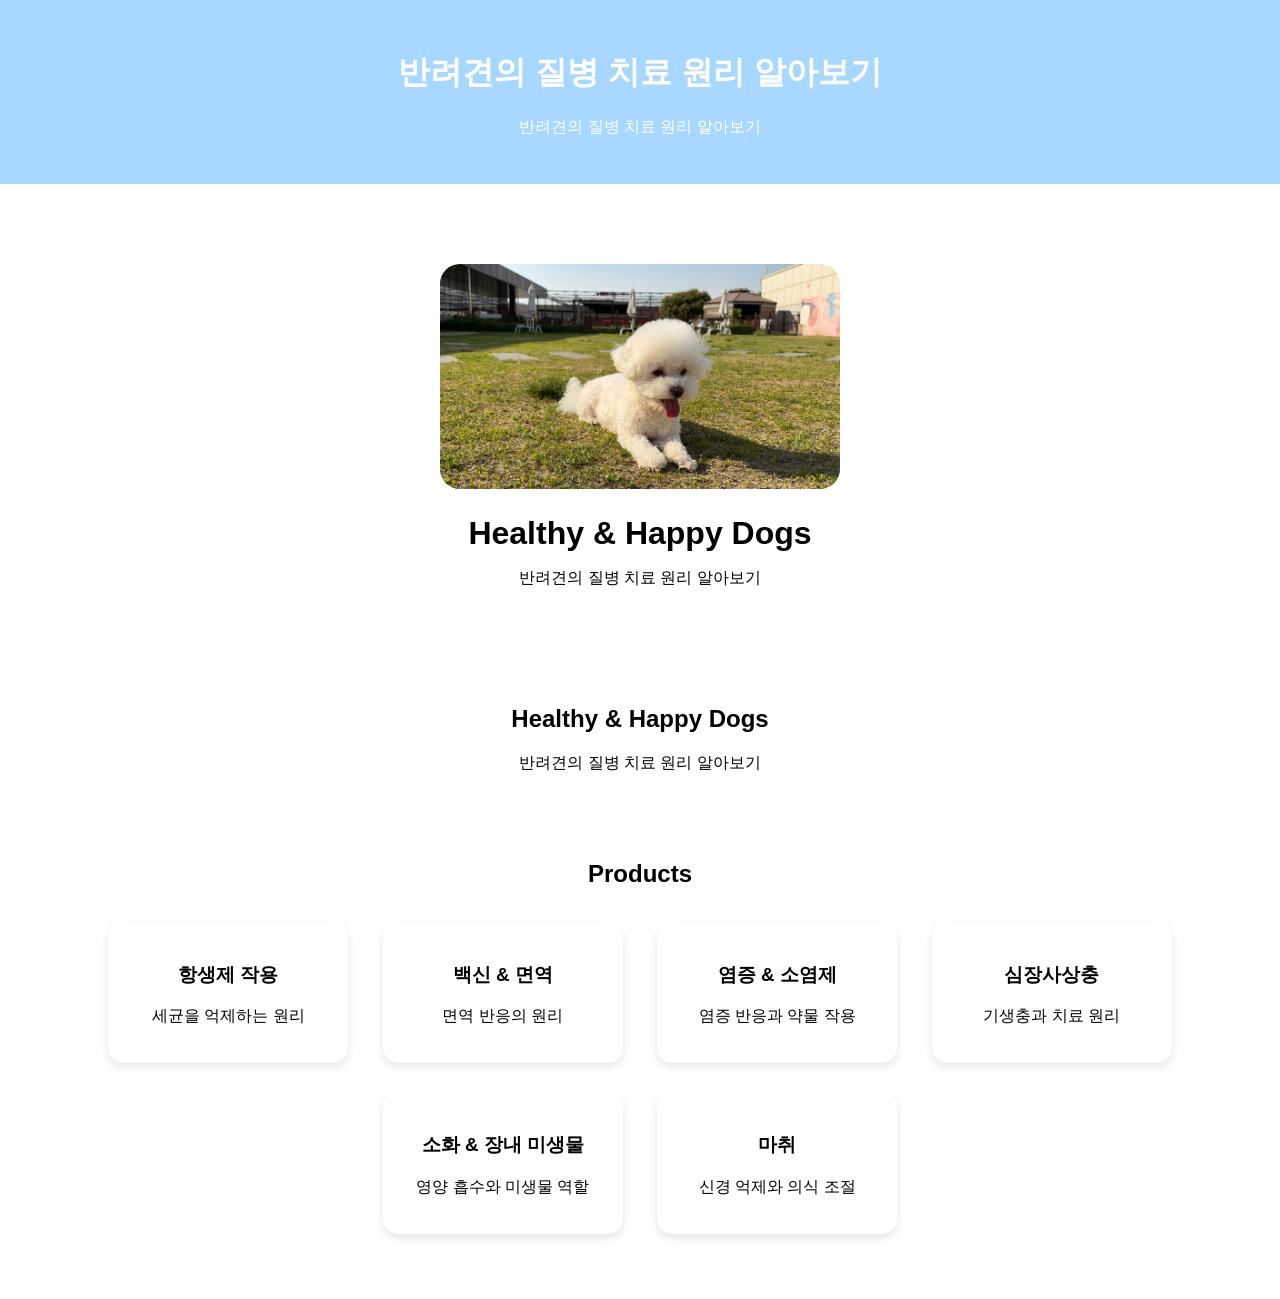
<file: index.html>
<!DOCTYPE html>
<html lang="ko">
<head>
  <meta charset="UTF-8">
  <title>My Dog Brand</title>
  <link rel="stylesheet" href="style.css">
</head>
<body>

  <header>
    <h1>반려견의 질병 치료 원리 알아보기</h1>
    <p>반려견의 질병 치료 원리 알아보기</p>
  </header>

  <section class="hero">
  <img src="IMG_0776.jpeg" class="hero-img">
  <h2>Healthy & Happy Dogs</h2>
  <p>반려견의 질병 치료 원리 알아보기</p>
</section>
    <h2>Healthy & Happy Dogs</h2>
    <p>반려견의 질병 치료 원리 알아보기</p>
  </section>

  <section class="products">
    <h2>Products</h2>

    <a href="antibiotics.html">
  <div class="card">
    <h3>항생제 작용</h3>
    <p>세균을 억제하는 원리</p>
  </div>
</a>

<a href="vaccine.html">
  <div class="card">
    <h3>백신 & 면역</h3>
    <p>면역 반응의 원리</p>
  </div>
</a>

<a href="inflammation.html">
  <div class="card">
    <h3>염증 & 소염제</h3>
    <p>염증 반응과 약물 작용</p>
  </div>
</a>

<a href="heartworm.html">
  <div class="card">
    <h3>심장사상충</h3>
    <p>기생충과 치료 원리</p>
  </div>
</a>

<a href="digestion.html">
  <div class="card">
    <h3>소화 & 장내 미생물</h3>
    <p>영양 흡수와 미생물 역할</p>
  </div>
</a>

<a href="anesthesia.html">
  <div class="card">
    <h3>마취</h3>
    <p>신경 억제와 의식 조절</p>
  </div>
</a>

  </section>

</body>
</html>
</file>
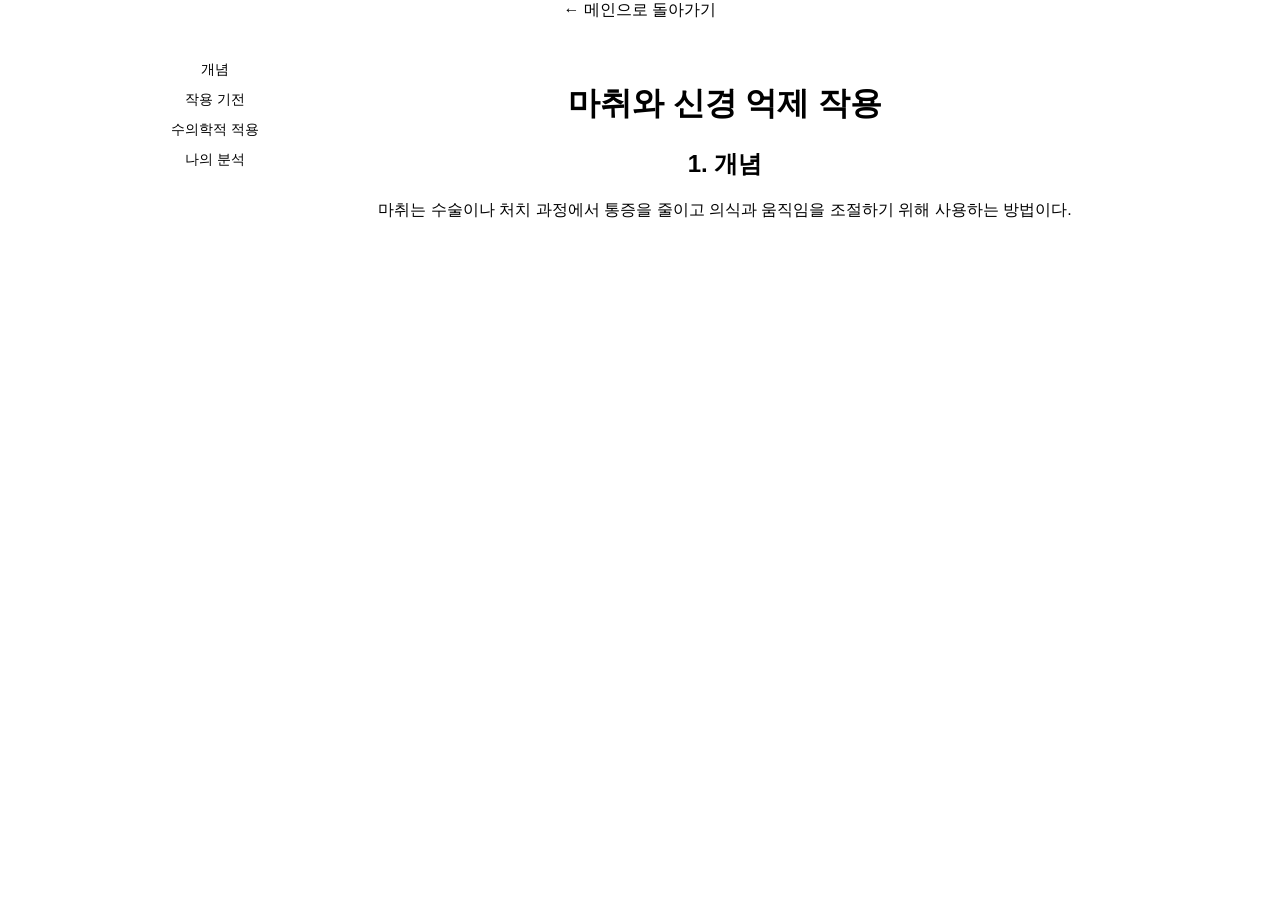
<file: anesthesia.html>
<!DOCTYPE html>
<html lang="ko">
<head>
  <meta charset="UTF-8">
  <title>마취</title>
  <link rel="stylesheet" href="style.css">
</head>

<body class="sub-page">

  <a href="index.html">← 메인으로 돌아가기</a>

  <div class="page-layout">

    <nav class="side-menu">
      <button onclick="showSection('concept')">개념</button>
      <button onclick="showSection('mechanism')">작용 기전</button>
      <button onclick="showSection('application')">수의학적 적용</button>
      <button onclick="showSection('analysis')">나의 분석</button>
    </nav>

    <div class="content">
      <h1>마취와 신경 억제 작용</h1>

      <div id="concept" class="info-section">
        <h2>1. 개념</h2>
        <p>마취는 수술이나 처치 과정에서 통증을 줄이고 의식과 움직임을 조절하기 위해 사용하는 방법이다.</p>
      </div>

      <div id="mechanism" class="info-section">
        <h2>2. 작용 기전</h2>
        <p>마취제는 신경세포 사이의 신호 전달을 억제하여 통증 자극이 뇌로 전달되는 것을 줄인다.</p>
      </div>

      <div id="application" class="info-section">
        <h2>3. 수의학적 적용</h2>
        <p>수의학에서는 수술, 치과 처치, 영상 검사 등에서 마취가 사용된다. 동물이 안전하게 진료받기 위해 중요하다.</p>
      </div>

      <div id="analysis" class="info-section">
        <h2>4. 나의 분석</h2>
        <p>마취는 단순히 동물을 잠들게 하는 것이 아니라 통증 전달과 신경 반응을 조절하는 과학적 과정이라고 볼 수 있다.</p>
      </div>
    </div>

  </div>

  <script>
    function showSection(sectionId) {
      document.querySelectorAll('.info-section').forEach(section => {
        section.style.display = 'none';
      });
      document.getElementById(sectionId).style.display = 'block';
    }
    showSection('concept');
  </script>

</body>
</html>
</file>
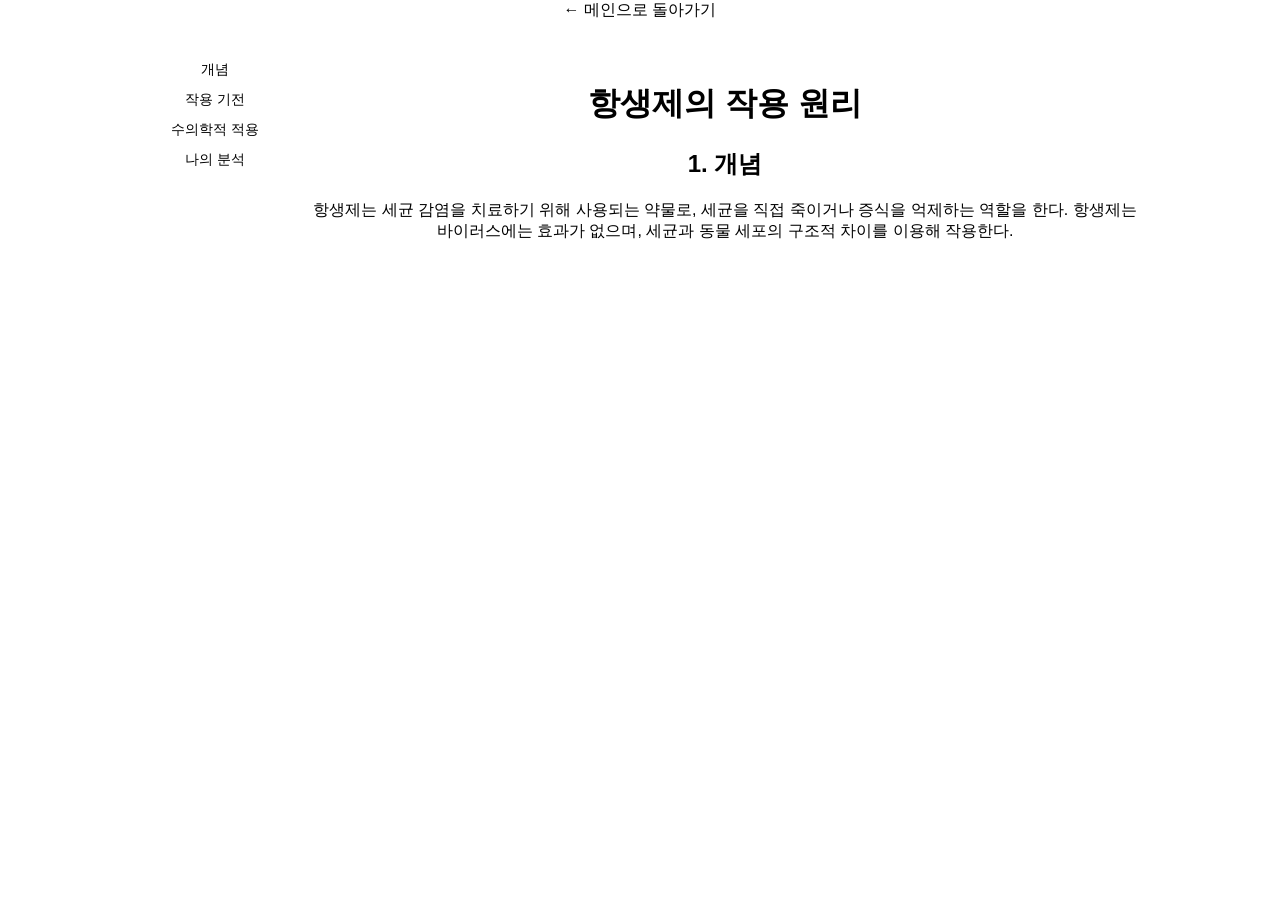
<file: antibiotics.html>
<!DOCTYPE html>
<html lang="ko">
<head>
  <meta charset="UTF-8">
  <title>항생제 작용</title>
  <link rel="stylesheet" href="style.css">
</head>

<body class="sub-page">

  <a href="index.html">← 메인으로 돌아가기</a>

  <div class="page-layout">

    <nav class="side-menu">
      <button onclick="showSection('concept')">개념</button>
      <button onclick="showSection('mechanism')">작용 기전</button>
      <button onclick="showSection('application')">수의학적 적용</button>
      <button onclick="showSection('analysis')">나의 분석</button>
    </nav>

    <div class="content">
      <h1>항생제의 작용 원리</h1>

      <div id="concept" class="info-section">
        <h2>1. 개념</h2>
        <p>
          항생제는 세균 감염을 치료하기 위해 사용되는 약물로,
          세균을 직접 죽이거나 증식을 억제하는 역할을 한다.
          항생제는 바이러스에는 효과가 없으며,
          세균과 동물 세포의 구조적 차이를 이용해 작용한다.
        </p>
      </div>

      <div id="mechanism" class="info-section">
        <h2>2. 작용 기전</h2>
        <p>
          항생제는 다양한 방식으로 세균의 생존을 방해한다.
          대표적으로 세포벽 합성을 억제하거나 단백질 합성을 방해한다.
          세균은 세포벽을 통해 형태를 유지하는데,
          이 구조가 손상되면 생존하기 어려워진다.
        </p>
      </div>

      <div id="application" class="info-section">
        <h2>3. 수의학적 적용</h2>
        <p>
          수의학에서는 피부 감염, 호흡기 감염, 상처 감염 등
          다양한 세균성 질환 치료에 항생제가 사용된다.
          정확한 용량과 투여 기간을 지키는 것이 중요하다.
        </p>
      </div>

      <div id="analysis" class="info-section">
        <h2>4. 나의 분석</h2>
        <p>
          항생제가 세균에 선택적으로 작용할 수 있는 이유는
          세균과 동물 세포 사이의 구조적 차이 때문이다.
          특히 세균의 세포벽은 동물 세포에는 존재하지 않기 때문에,
          이를 표적으로 하는 약물은 효과적인 치료 수단이 된다.
        </p>
      </div>
    </div>

  </div>

  <script>
    function showSection(sectionId) {
      const sections = document.querySelectorAll('.info-section');
      sections.forEach(section => {
        section.style.display = 'none';
      });

      document.getElementById(sectionId).style.display = 'block';
    }

    showSection('concept');
  </script>

</body>
</html>
</file>
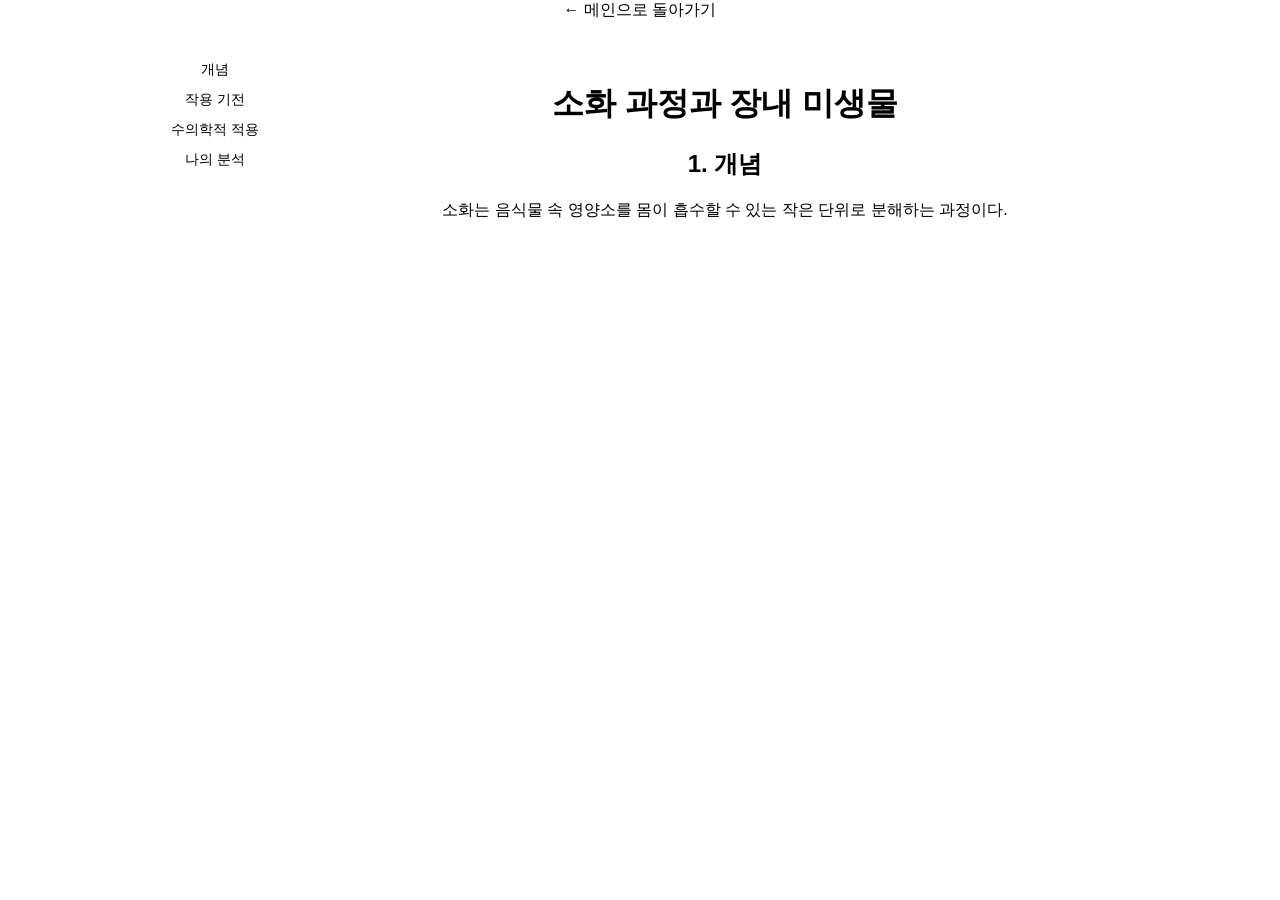
<file: digestion.html>
<!DOCTYPE html>
<html lang="ko">
<head>
  <meta charset="UTF-8">
  <title>소화와 장내 미생물</title>
  <link rel="stylesheet" href="style.css">
</head>

<body class="sub-page">

  <a href="index.html">← 메인으로 돌아가기</a>

  <div class="page-layout">

    <nav class="side-menu">
      <button onclick="showSection('concept')">개념</button>
      <button onclick="showSection('mechanism')">작용 기전</button>
      <button onclick="showSection('application')">수의학적 적용</button>
      <button onclick="showSection('analysis')">나의 분석</button>
    </nav>

    <div class="content">
      <h1>소화 과정과 장내 미생물</h1>

      <div id="concept" class="info-section">
        <h2>1. 개념</h2>
        <p>소화는 음식물 속 영양소를 몸이 흡수할 수 있는 작은 단위로 분해하는 과정이다.</p>
      </div>

      <div id="mechanism" class="info-section">
        <h2>2. 작용 기전</h2>
        <p>단백질은 아미노산으로, 지방은 지방산과 글리세롤로, 탄수화물은 포도당과 같은 단당류로 분해되어 흡수된다.</p>
      </div>

      <div id="application" class="info-section">
        <h2>3. 수의학적 적용</h2>
        <p>수의학에서는 설사, 소화 불량, 장내 균형 이상을 평가할 때 식이와 장내 미생물 상태를 함께 고려한다.</p>
      </div>

      <div id="analysis" class="info-section">
        <h2>4. 나의 분석</h2>
        <p>소화는 단순히 음식을 분해하는 과정이 아니라 장내 미생물과 면역 기능까지 연결되는 중요한 생리 과정이다.</p>
      </div>
    </div>

  </div>

  <script>
    function showSection(sectionId) {
      document.querySelectorAll('.info-section').forEach(section => {
        section.style.display = 'none';
      });
      document.getElementById(sectionId).style.display = 'block';
    }
    showSection('concept');
  </script>

</body>
</html>
</file>
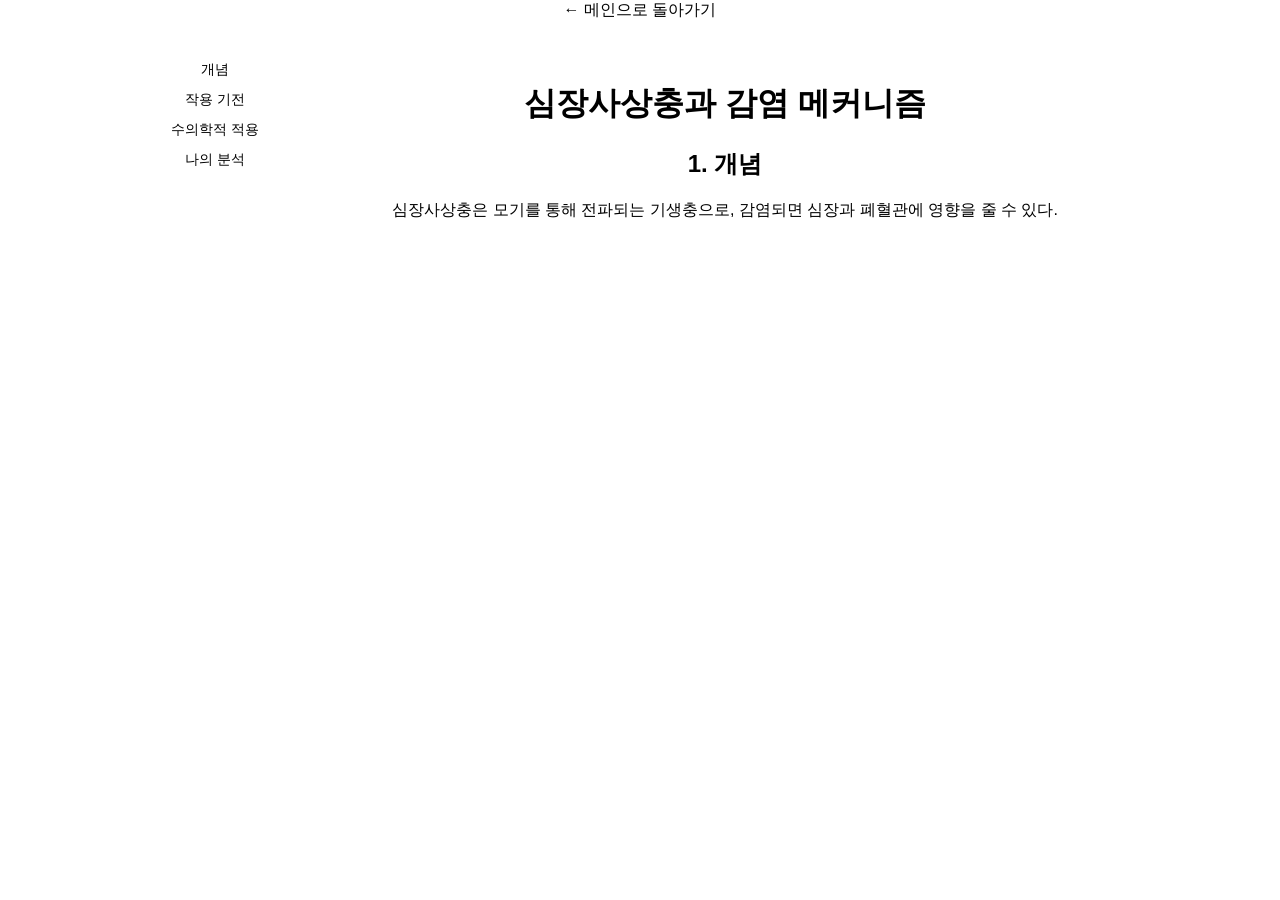
<file: heartworm.html>
<!DOCTYPE html>
<html lang="ko">
<head>
  <meta charset="UTF-8">
  <title>심장사상충</title>
  <link rel="stylesheet" href="style.css">
</head>

<body class="sub-page">

  <a href="index.html">← 메인으로 돌아가기</a>

  <div class="page-layout">

    <nav class="side-menu">
      <button onclick="showSection('concept')">개념</button>
      <button onclick="showSection('mechanism')">작용 기전</button>
      <button onclick="showSection('application')">수의학적 적용</button>
      <button onclick="showSection('analysis')">나의 분석</button>
    </nav>

    <div class="content">
      <h1>심장사상충과 감염 메커니즘</h1>

      <div id="concept" class="info-section">
        <h2>1. 개념</h2>
        <p>심장사상충은 모기를 통해 전파되는 기생충으로, 감염되면 심장과 폐혈관에 영향을 줄 수 있다.</p>
      </div>

      <div id="mechanism" class="info-section">
        <h2>2. 작용 기전</h2>
        <p>감염된 모기가 반려견을 물면 유충이 체내로 들어온다. 유충은 성장하면서 혈관을 따라 이동하고, 심장과 폐동맥에 자리 잡을 수 있다.</p>
      </div>

      <div id="application" class="info-section">
        <h2>3. 수의학적 적용</h2>
        <p>심장사상충은 예방약을 통해 감염을 막는 것이 중요하다. 감염 후 치료는 동물에게 부담이 될 수 있어 정기적인 예방이 필요하다.</p>
      </div>

      <div id="analysis" class="info-section">
        <h2>4. 나의 분석</h2>
        <p>심장사상충은 치료보다 예방이 중요한 대표적인 질환이다. 기생충이 성장한 뒤에는 치료 과정 자체가 위험할 수 있기 때문이다.</p>
      </div>
    </div>

  </div>

  <script>
    function showSection(sectionId) {
      document.querySelectorAll('.info-section').forEach(section => {
        section.style.display = 'none';
      });
      document.getElementById(sectionId).style.display = 'block';
    }
    showSection('concept');
  </script>

</body>
</html>
</file>
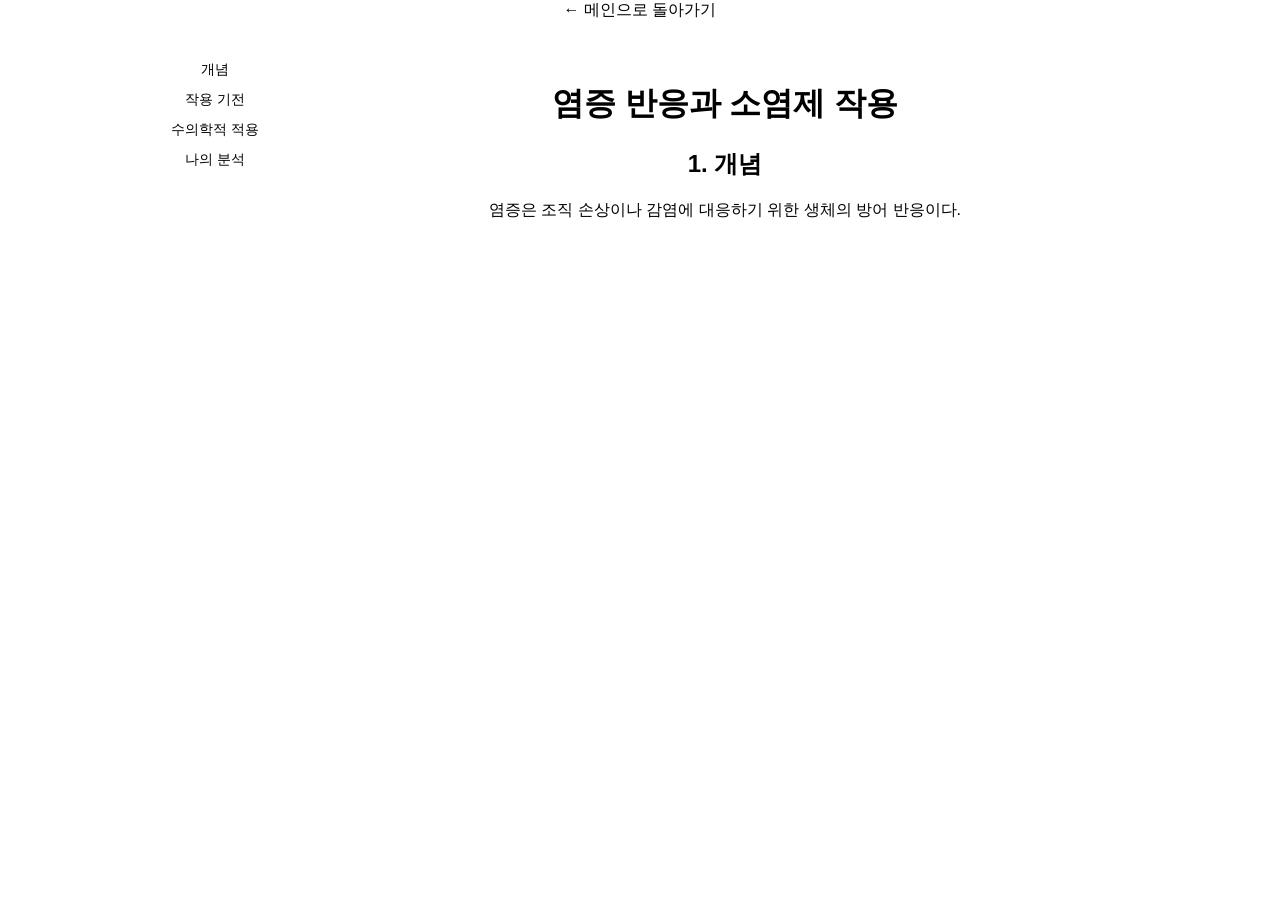
<file: inflammation.html>
<!DOCTYPE html>
<html lang="ko">
<head>
  <meta charset="UTF-8">
  <title>염증과 소염제</title>
  <link rel="stylesheet" href="style.css">
</head>

<body class="sub-page">

  <a href="index.html">← 메인으로 돌아가기</a>

  <div class="page-layout">

    <nav class="side-menu">
      <button onclick="showSection('concept')">개념</button>
      <button onclick="showSection('mechanism')">작용 기전</button>
      <button onclick="showSection('application')">수의학적 적용</button>
      <button onclick="showSection('analysis')">나의 분석</button>
    </nav>

    <div class="content">
      <h1>염증 반응과 소염제 작용</h1>

      <div id="concept" class="info-section">
        <h2>1. 개념</h2>
        <p>염증은 조직 손상이나 감염에 대응하기 위한 생체의 방어 반응이다.</p>
      </div>

      <div id="mechanism" class="info-section">
        <h2>2. 작용 기전</h2>
        <p>조직이 손상되면 면역세포가 활성화되고 염증 매개 물질이 분비된다. 이 물질들은 혈관 확장, 통증, 부종 등을 유발한다.</p>
      </div>

      <div id="application" class="info-section">
        <h2>3. 수의학적 적용</h2>
        <p>소염제는 관절 질환, 수술 후 통증, 염증성 질환에서 통증과 부종을 줄이기 위해 사용된다.</p>
      </div>

      <div id="analysis" class="info-section">
        <h2>4. 나의 분석</h2>
        <p>염증은 몸을 보호하기 위한 반응이지만 과도하면 조직 손상을 일으킬 수 있다. 따라서 소염제는 과도한 반응을 조절하는 역할을 한다.</p>
      </div>
    </div>

  </div>

  <script>
    function showSection(sectionId) {
      document.querySelectorAll('.info-section').forEach(section => {
        section.style.display = 'none';
      });
      document.getElementById(sectionId).style.display = 'block';
    }
    showSection('concept');
  </script>

</body>
</html>
</file>
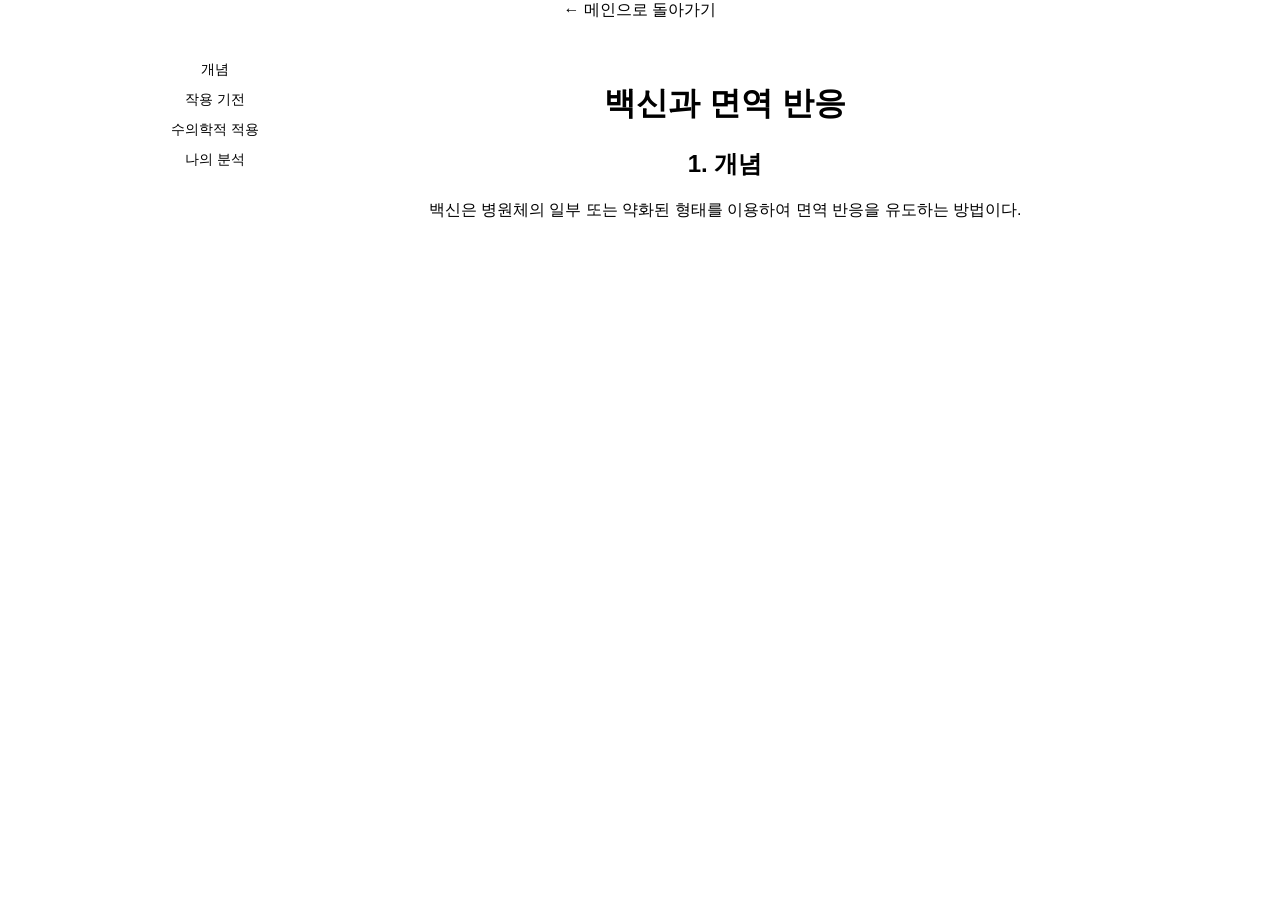
<file: vaccine.html>
<!DOCTYPE html>
<html lang="ko">
<head>
  <meta charset="UTF-8">
  <title>백신과 면역</title>
  <link rel="stylesheet" href="style.css">
</head>

<body class="sub-page">

  <a href="index.html">← 메인으로 돌아가기</a>

  <div class="page-layout">

    <nav class="side-menu">
      <button onclick="showSection('concept')">개념</button>
      <button onclick="showSection('mechanism')">작용 기전</button>
      <button onclick="showSection('application')">수의학적 적용</button>
      <button onclick="showSection('analysis')">나의 분석</button>
    </nav>

    <div class="content">
      <h1>백신과 면역 반응</h1>

      <div id="concept" class="info-section">
        <h2>1. 개념</h2>
        <p>백신은 병원체의 일부 또는 약화된 형태를 이용하여 면역 반응을 유도하는 방법이다.</p>
      </div>

      <div id="mechanism" class="info-section">
        <h2>2. 작용 기전</h2>
        <p>백신이 체내에 들어오면 면역계는 이를 항원으로 인식한다. 이 과정에서 B세포와 T세포가 활성화되고, 항체와 기억세포가 형성된다.</p>
      </div>

      <div id="application" class="info-section">
        <h2>3. 수의학적 적용</h2>
        <p>반려견에서는 감염병 예방을 위해 다양한 백신이 사용된다. 백신은 개체의 건강뿐 아니라 집단 내 질병 확산을 막는 데에도 중요하다.</p>
      </div>

      <div id="analysis" class="info-section">
        <h2>4. 나의 분석</h2>
        <p>백신은 실제 감염 없이 면역계를 훈련시킨다는 점에서 예방 중심의 수의학적 접근이라고 볼 수 있다.</p>
      </div>
    </div>

  </div>

  <script>
    function showSection(sectionId) {
      document.querySelectorAll('.info-section').forEach(section => {
        section.style.display = 'none';
      });
      document.getElementById(sectionId).style.display = 'block';
    }
    showSection('concept');
  </script>

</body>
</html>
</file>
<file: style.css>
body {
  margin: 0;
  font-family: Arial, sans-serif;
  text-align: center;
  background-color: white;
}

header {
  background-color: #a8d8ff;
  padding: 30px;
  color: white;
}

.hero {
  padding: 80px 20px;
}

.hero h2 {
  font-size: 32px;
  margin-bottom: 10px;
}

.products {
  padding: 50px 20px;
}

.card {
  display: inline-block;
  background: white;
  padding: 20px;
  margin: 15px;
  border-radius: 15px;
  width: 200px;
  box-shadow: 0 4px 10px rgba(0,0,0,0.1);
}

.hero-img {
  width: 60%;
  max-width: 400px;
  display: block;
  margin: 0 auto 20px;
  border-radius: 20px;
}

a,
a:visited,
a:active {
  color: black !important;
  text-decoration: none;
}

a:hover {
  color: #0077cc !important;
}

a .card h3,
a .card p {
  color: black !important;
}

/* 항생제 같은 세부 페이지에만 적용 */
.sub-page .page-layout {
  display: flex;
  max-width: 1000px;
  margin: 40px auto;
  gap: 20px;
  align-items: flex-start;
}

.sub-page .side-menu {
  width: 150px;
  min-width: 150px;
}

.sub-page .side-menu a {
  display: block;
  margin-bottom: 10px;
  font-size: 14px;
}

.sub-page .content {
  flex: 1;
  text-align: center;
}

html {
  scroll-behavior: smooth;
}
.info-section {
  display: none;
}

.side-menu button {
  display: block;
  margin-bottom: 10px;
  background: none;
  border: none;
  font-size: 14px;
  cursor: pointer;
}

.side-menu button:hover {
  color: #0077cc;
}
.sub-page .side-menu button {
  display: block;
  width: 100%;
  margin-bottom: 12px;
  padding: 0;
  background: none;
  border: none;
  color: black;
  font-size: 14px;
  font-family: Arial, sans-serif;
  cursor: pointer;
  text-align: center;
}

.sub-page .side-menu button:hover {
  color: #0077cc;
}
/* Products 카드 hover 효과 - 첫 페이지 카드에만 적용 */

.products .card {
  transition: transform 0.2s ease, box-shadow 0.2s ease;
  cursor: pointer;
}

.products a .card h3,
.products a .card p {
  color: black !important;
  transition: color 0.2s ease;
}

.products a:hover .card {
  transform: translateY(-5px);
  box-shadow: 0 8px 18px rgba(0, 0, 0, 0.15);
}

.products a:hover .card h3,
.products a:hover .card p {
  color: #005f99 !important;
}
</file>
